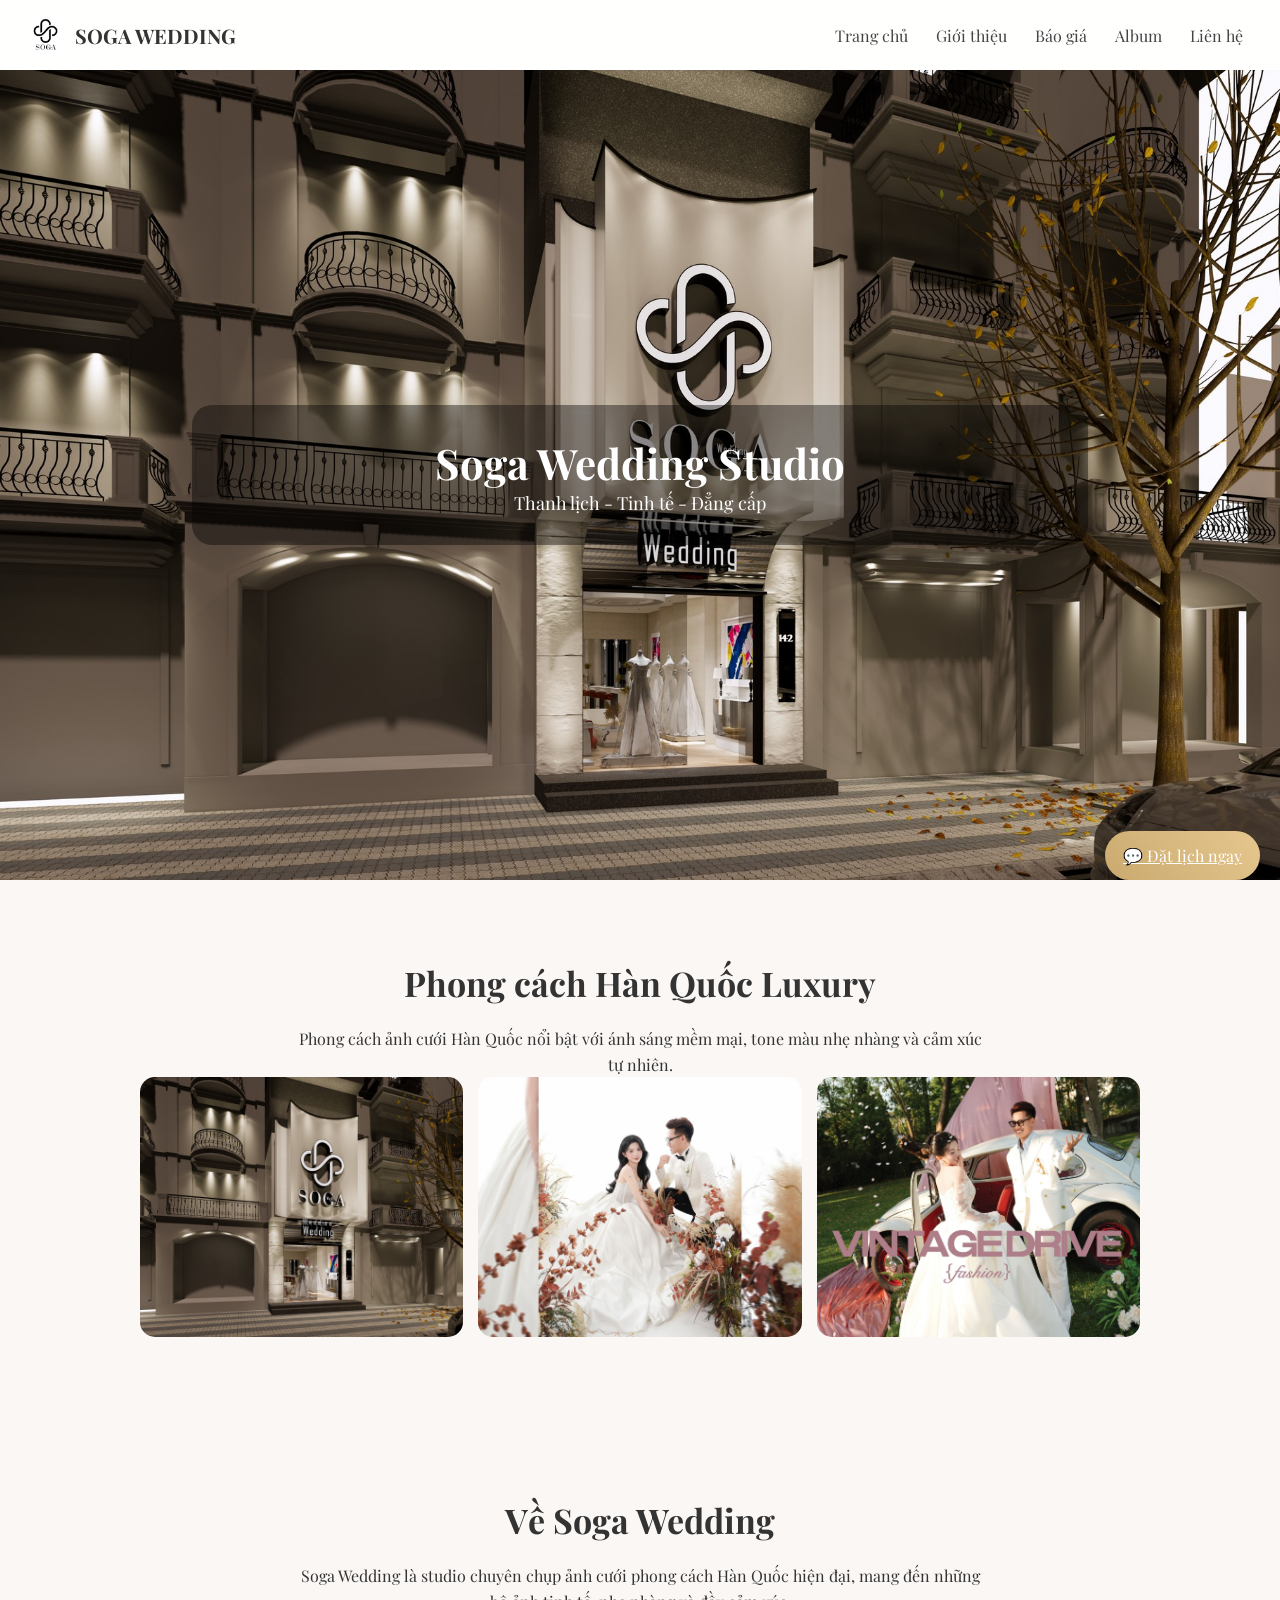
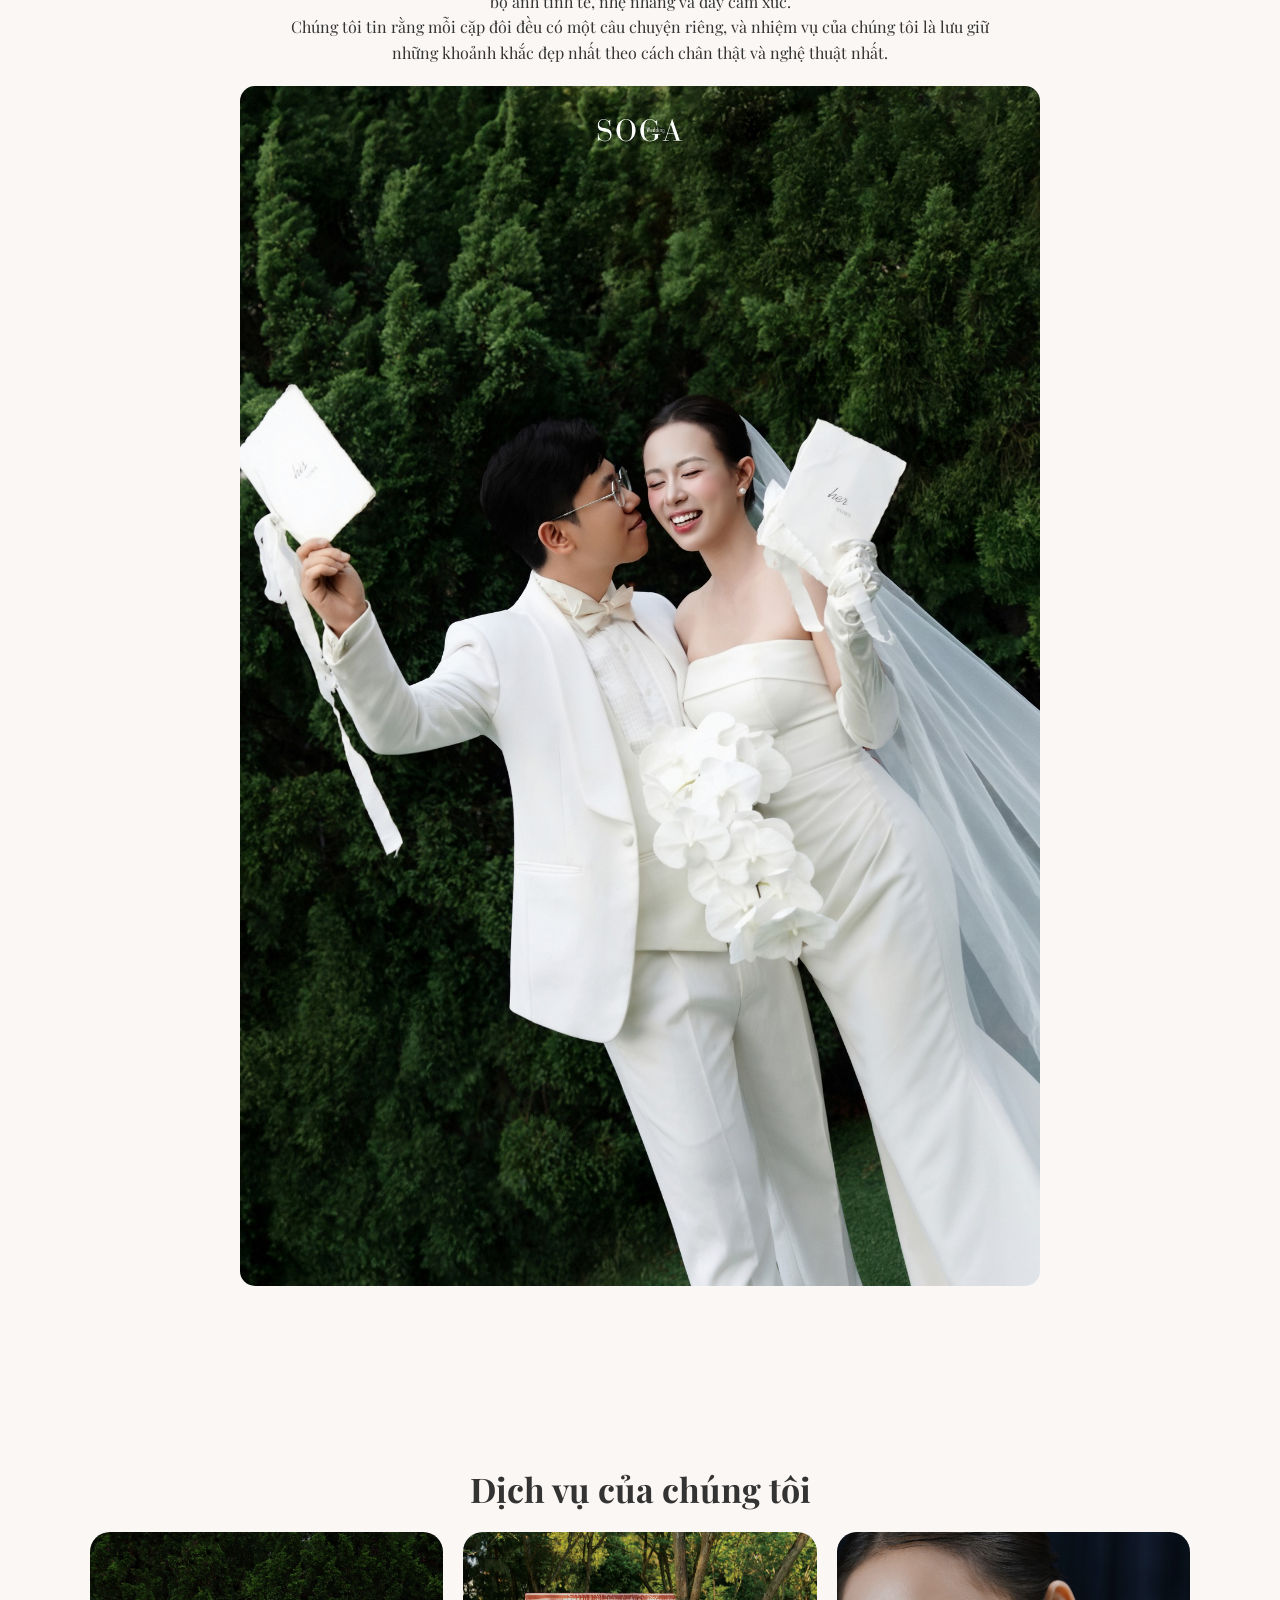
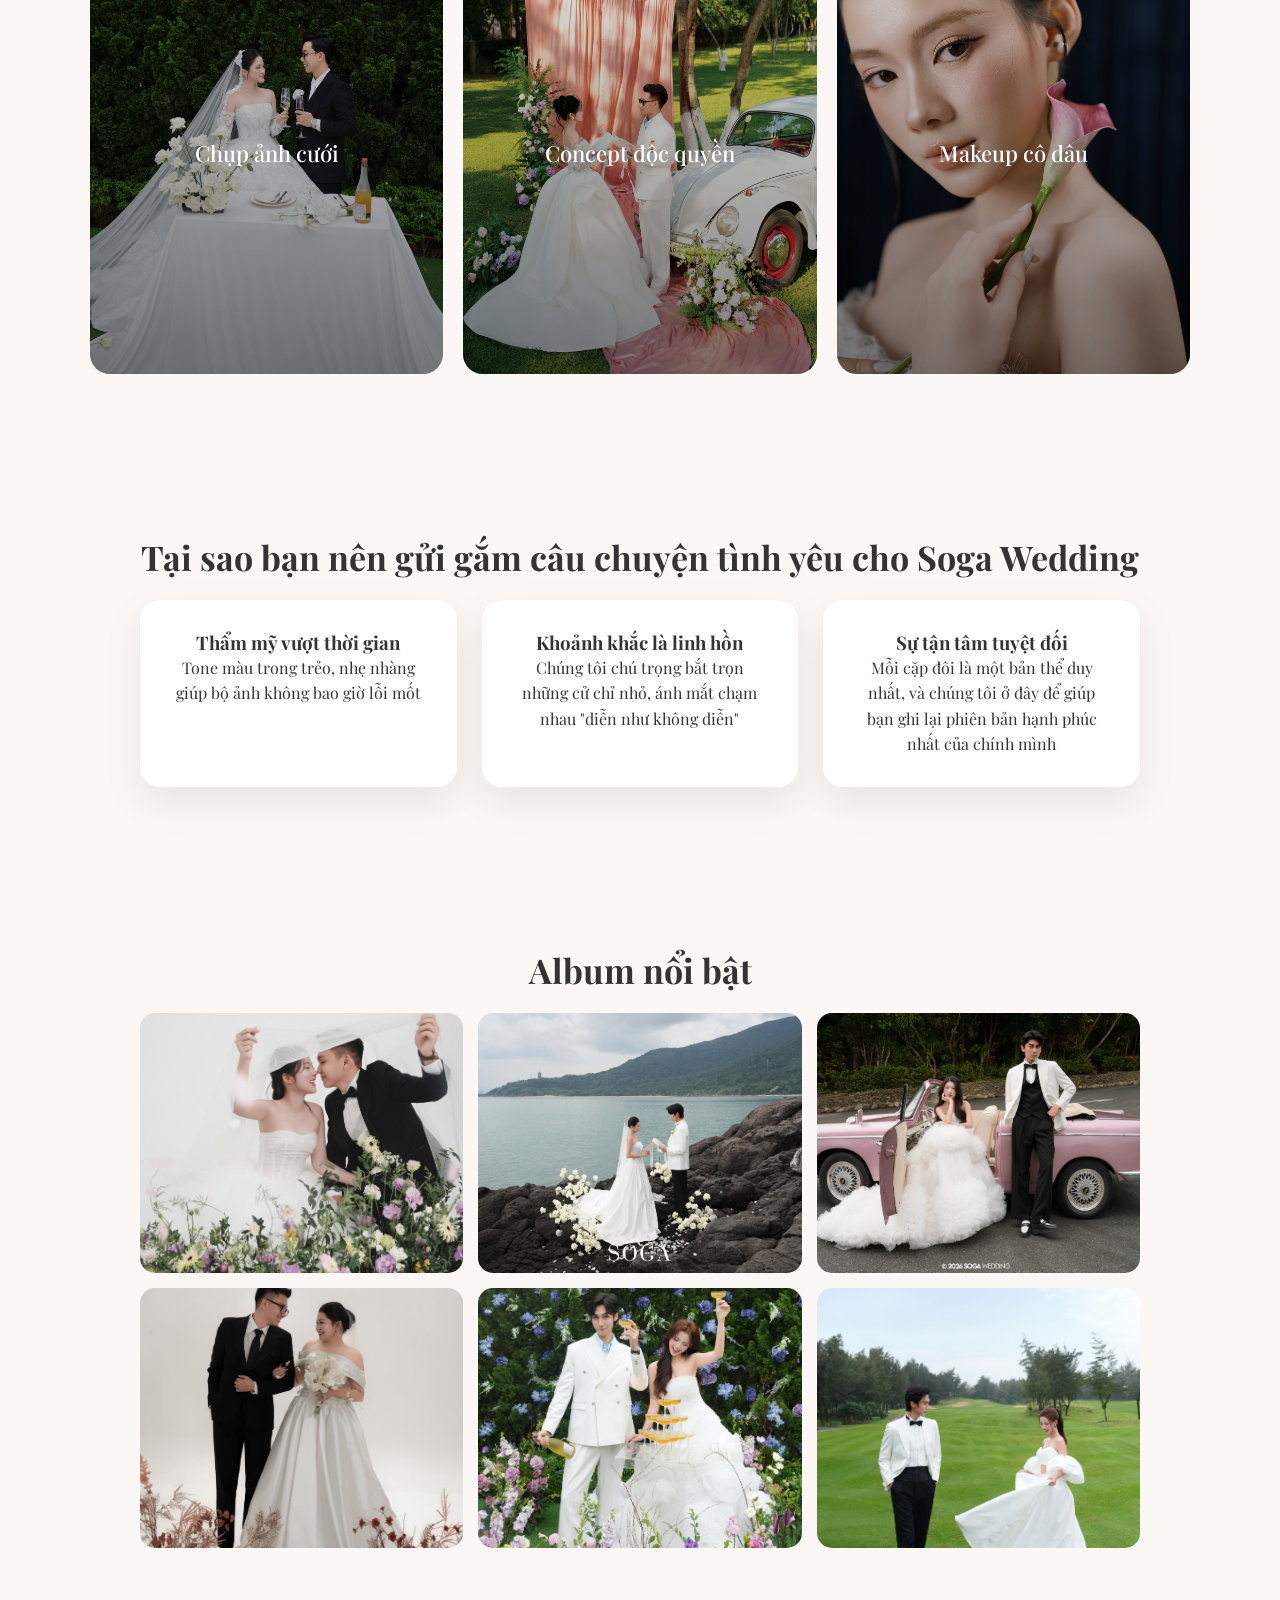
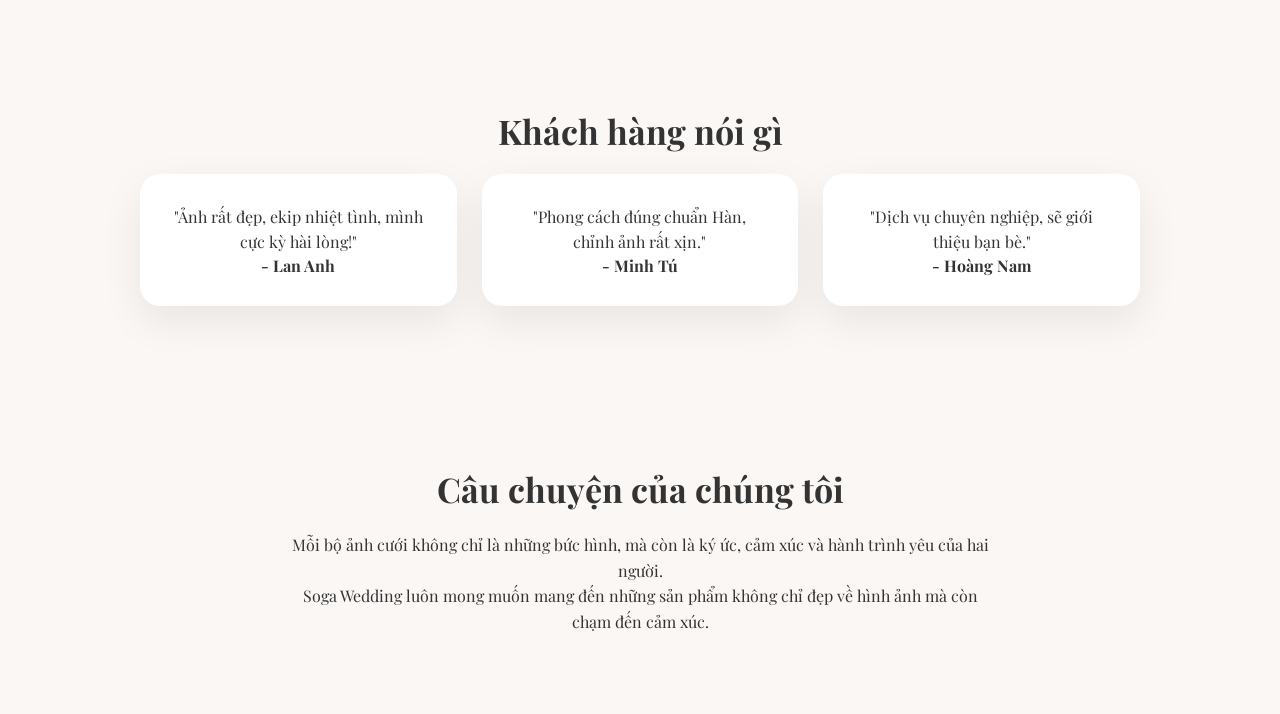
<file: index.html>
<!DOCTYPE html>
<html lang="vi">
<head>
<meta charset="UTF-8">

<title>Chụp ảnh cưới Hàn Quốc cao cấp - Soga Wedding</title>

<meta name="viewport" content="width=device-width, initial-scale=1.0">

<meta name="description" content="Soga Wedding - Studio chụp ảnh cưới phong cách Hàn Quốc cao cấp, sang trọng">
<meta name="keywords" content="chụp ảnh cưới Hàn Quốc, studio cưới cao cấp, Soga Wedding">
<meta name="viewport" content="width=device-width, initial-scale=1.0">

<!-- FONT LUXURY -->
<link href="https://fonts.googleapis.com/css2?family=Playfair+Display&display=swap" rel="stylesheet">

<!-- Facebook -->
<meta property="og:title" content="Soga Wedding Studio">
<meta property="og:description" content="Chụp ảnh cưới phong cách Hàn Quốc cao cấp">
<meta property="og:image" content="images/1.jpg">

<link rel="icon" href="images/logo.png">
<link rel="stylesheet" href="style.css">
</head>

<body>

<!-- NAV -->
<header class="nav">
  <div class="logo">
    <img src="images/logo.png">
    <span>SOGA WEDDING</span>
  </div>

  <nav>
    <a href="index.html">Trang chủ</a>
    <a href="about.html">Giới thiệu</a>
    <a href="service.html">Báo giá</a>
    <a href="gallery.html">Album</a>
    <a href="contact.html">Liên hệ</a>
  </nav>
</header>

<!-- HERO SLIDER -->
<section class="hero-slider">
  <div class="slide active" style="background-image:url('images/1.jpg')"></div>
  <div class="slide" style="background-image:url('images/2.jpg')"></div>
  <div class="slide" style="background-image:url('images/3.jpg')"></div>

  <div class="hero-text">
    <h1>Soga Wedding Studio</h1>
    <p>Thanh lịch - Tinh tế - Đẳng cấp</p>
  </div>
</section>

<!-- PHONG CÁCH HÀN -->
<section class="section fade-up">
  <h2>Phong cách Hàn Quốc Luxury</h2>

  <p>
    Phong cách ảnh cưới Hàn Quốc nổi bật với ánh sáng mềm mại,
    tone màu nhẹ nhàng và cảm xúc tự nhiên.
  </p>

  <div class="gallery">
    <img src="images/1.jpg" alt="ảnh cưới Hàn Quốc cao cấp">
    <img src="images/2.jpg" alt="studio cưới luxury">
    <img src="images/3.jpg" alt="ảnh cưới phong cách Hàn Quốc">
  </div>
</section>
<section class="section">
  <h2>Về Soga Wedding</h2>

  <p>
    Soga Wedding là studio chuyên chụp ảnh cưới phong cách Hàn Quốc hiện đại,
    mang đến những bộ ảnh tinh tế, nhẹ nhàng và đầy cảm xúc.
  </p>

  <p>
    Chúng tôi tin rằng mỗi cặp đôi đều có một câu chuyện riêng,
    và nhiệm vụ của chúng tôi là lưu giữ những khoảnh khắc đẹp nhất
    theo cách chân thật và nghệ thuật nhất.
  </p>

  <img src="images/about.jpg" class="about-img">
</section>

<!-- DỊCH VỤ -->
<section class="section">
  <h2>Dịch vụ của chúng tôi</h2>

  <div class="service-grid">

    <div class="service-item">
      <img src="images/service1.jpg" alt="">
      <div class="overlay">
        <h3>Chụp ảnh cưới</h3>
      </div>
    </div>

    <div class="service-item">
      <img src="images/service2.jpg" alt="">
      <div class="overlay">
        <h3>Concept độc quyền</h3>
      </div>
    </div>

    <div class="service-item">
      <img src="images/service3.jpg" alt="">
      <div class="overlay">
        <h3>Makeup cô dâu</h3>
      </div>
    </div>

  </div>
</section>

<!-- SEO CONTENT -->
<section class="section">
  <h2>Tại sao bạn nên gửi gắm câu chuyện tình yêu cho Soga Wedding</h2>

  <div class="grid">

    <div class="card">
      <h3>Thẩm mỹ vượt thời gian</h3>
      <p>Tone màu trong trẻo, nhẹ nhàng giúp bộ ảnh không bao giờ lỗi mốt</p>
    </div>

    <div class="card">
      <h3>Khoảnh khắc là linh hồn</h3>
      <p>Chúng tôi chú trọng bắt trọn những cử chỉ nhỏ, ánh mắt chạm nhau "diễn như không diễn"</p>
    </div>

    <div class="card">
      <h3>Sự tận tâm tuyệt đối</h3>
      <p>Mỗi cặp đôi là một bản thể duy nhất, và chúng tôi ở đây 
        để giúp bạn ghi lại phiên bản hạnh phúc nhất của chính mình</p>
    </div>

  </div>
</section>
<section class="section">
  <h2>Album nổi bật</h2>

  <div class="gallery">
    <img src="images/anh1.jpg">
    <img src="images/anh2.jpg">
    <img src="images/anh3.jpg">
    <img src="images/anh4.jpg">
    <img src="images/anh5.jpg">
    <img src="images/anh6.jpg">
  </div>
</section>
<section class="section">
  <h2>Khách hàng nói gì</h2>

  <div class="grid">

    <div class="card">
      <p>"Ảnh rất đẹp, ekip nhiệt tình, mình cực kỳ hài lòng!"</p>
      <strong>- Lan Anh</strong>
    </div>

    <div class="card">
      <p>"Phong cách đúng chuẩn Hàn, chỉnh ảnh rất xịn."</p>
      <strong>- Minh Tú</strong>
    </div>

    <div class="card">
      <p>"Dịch vụ chuyên nghiệp, sẽ giới thiệu bạn bè."</p>
      <strong>- Hoàng Nam</strong>
    </div>

  </div>
</section>
<section class="section">
  <h2>Câu chuyện của chúng tôi</h2>

  <p>
    Mỗi bộ ảnh cưới không chỉ là những bức hình,
    mà còn là ký ức, cảm xúc và hành trình yêu của hai người.
  </p>

  <p>
    Soga Wedding luôn mong muốn mang đến những sản phẩm
    không chỉ đẹp về hình ảnh mà còn chạm đến cảm xúc.
  </p>
</section>
<!-- ZALO -->
<a href="https://zalo.me/0705 050 108" class="zalo-btn">
💬 Đặt lịch ngay
</a>

<script src="script.js"></script>

<!-- PWA -->
<script>
if ("serviceWorker" in navigator) {
  navigator.serviceWorker.register("service-worker.js");
}
</script>

</body>
</html>
</file>
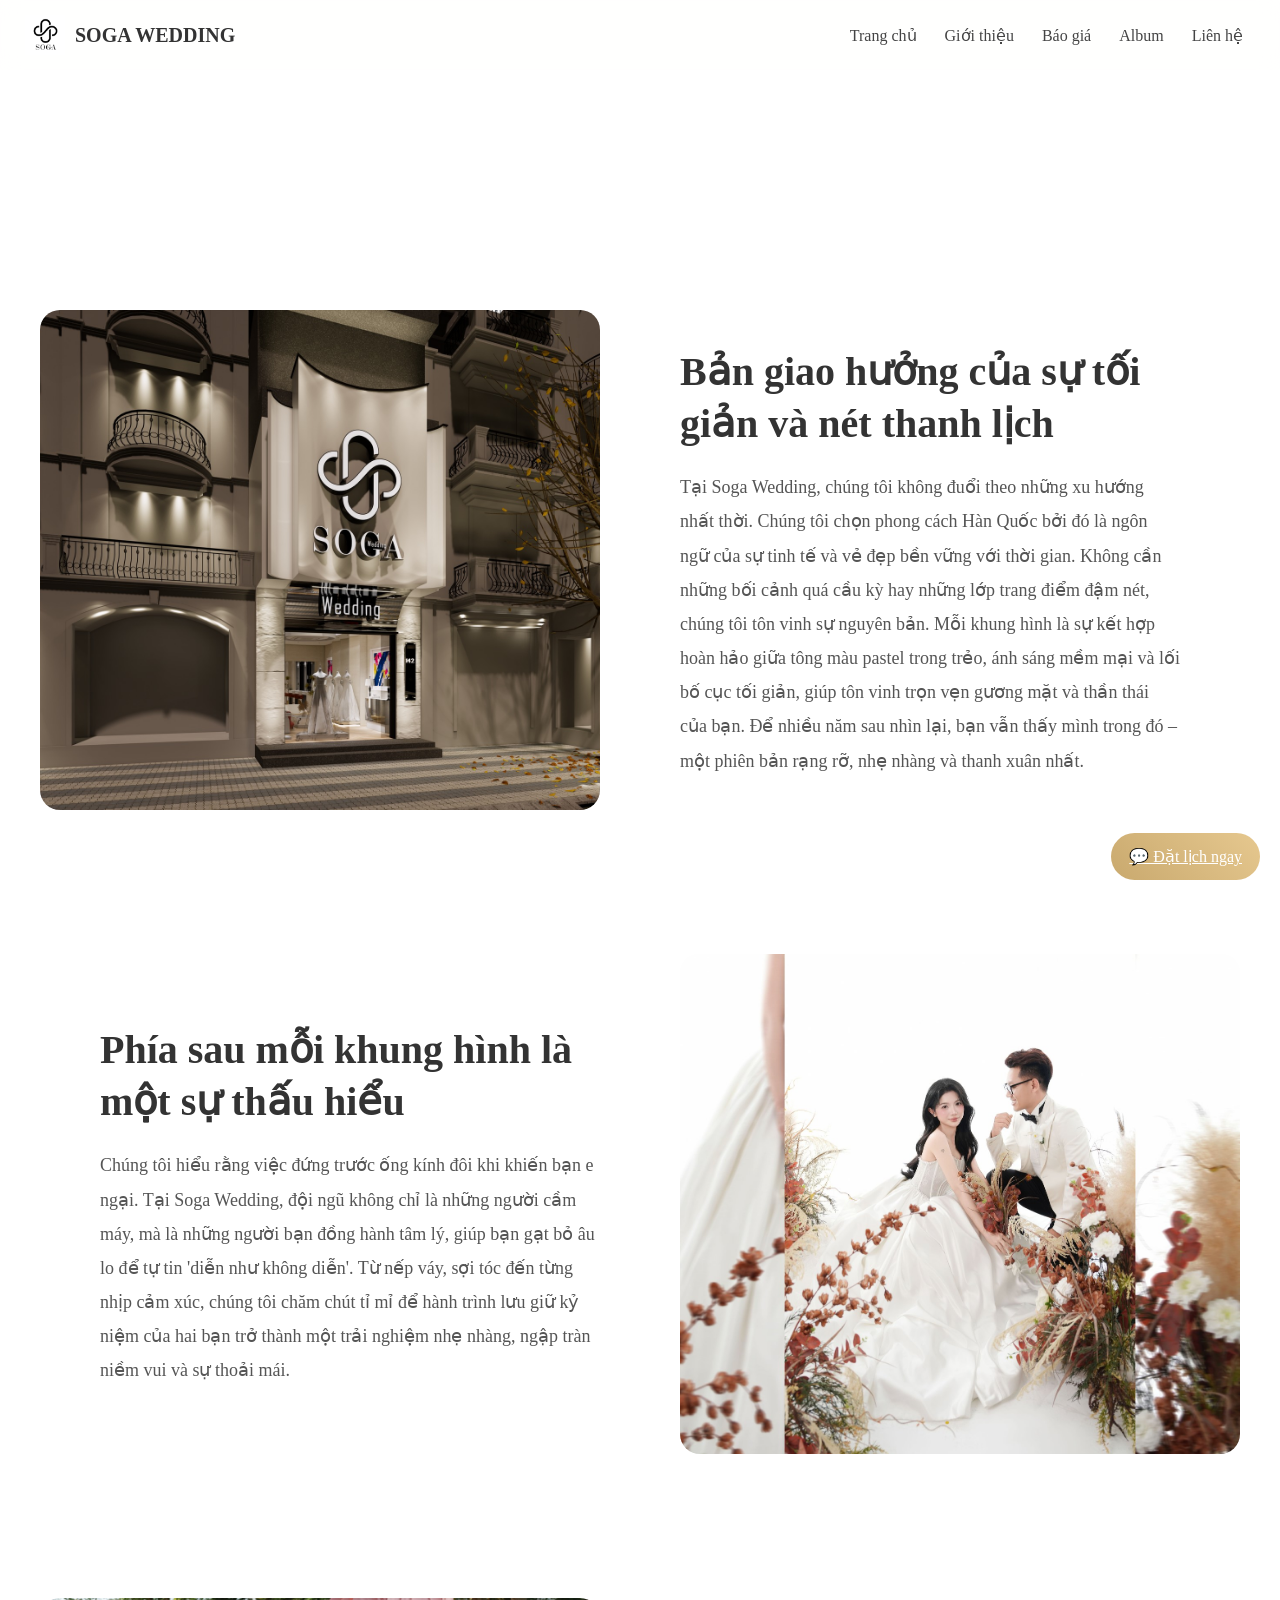
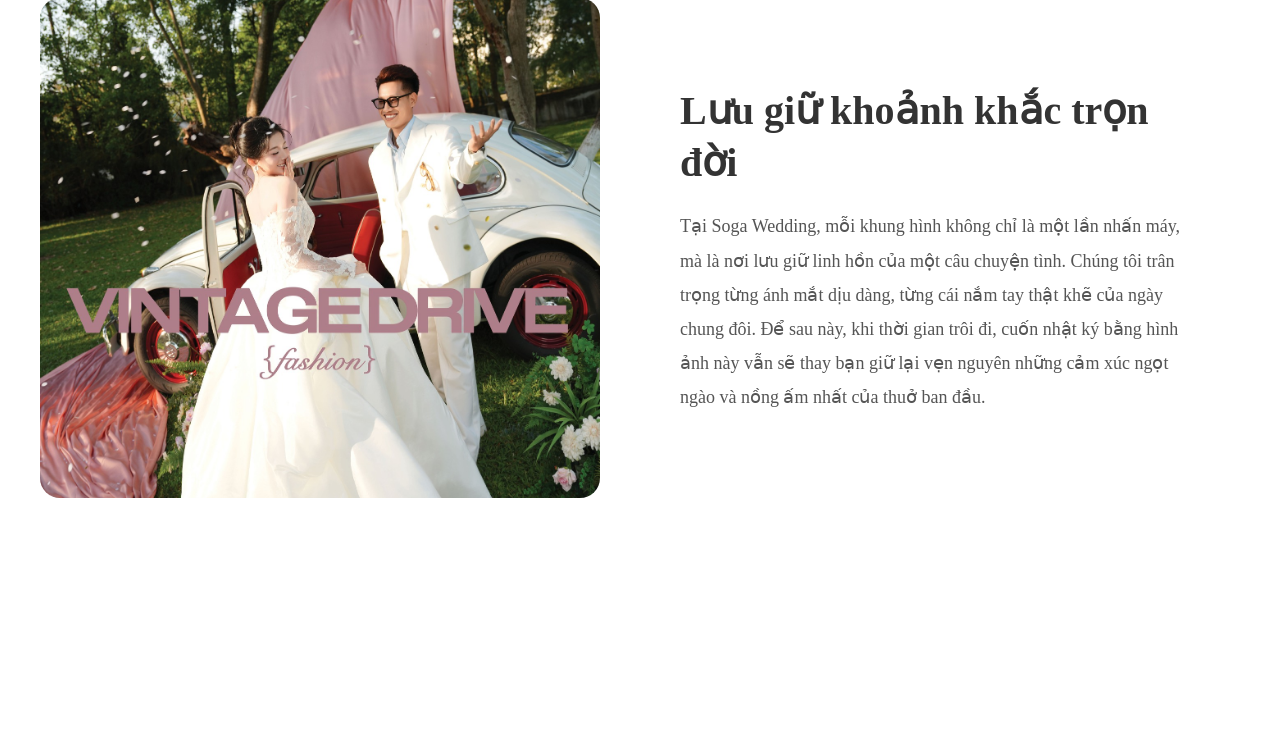
<file: about.html>
<!DOCTYPE html>
<html lang="vi">
<head>
<meta charset="UTF-8">
<title>Giới thiệu</title>
<link rel="stylesheet" href="style.css">
</head>

<body>

<header class="nav">
  <div class="logo">
    <img src="images/logo.png">
    <span>SOGA WEDDING</span>
  </div>

  <nav>
    <a href="index.html">Trang chủ</a>
    <a href="about.html">Giới thiệu</a>
    <a href="service.html">Báo giá</a>
    <a href="gallery.html">Album</a>
    <a href="contact.html">Liên hệ</a>
  </nav>
</header>

<section class="about-tuart">

  <!-- BLOCK 1 -->
  <div class="about-row">
    <div class="about-img">
      <img src="images/1.jpg">
    </div>

    <div class="about-text">
      <h2>Bản giao hưởng của sự tối giản và nét thanh lịch</h2>
      <p>
        Tại Soga Wedding, chúng tôi không đuổi theo những xu hướng nhất thời. 
        Chúng tôi chọn phong cách Hàn Quốc bởi đó là ngôn ngữ của sự tinh tế và vẻ đẹp bền vững với thời gian. 
        Không cần những bối cảnh quá cầu kỳ hay những lớp trang điểm đậm nét, chúng tôi tôn vinh sự nguyên bản. 
        Mỗi khung hình là sự kết hợp hoàn hảo giữa tông màu pastel trong trẻo, ánh sáng mềm mại và lối bố cục tối giản, giúp tôn vinh trọn vẹn gương mặt và thần thái của bạn. 
        Để nhiều năm sau nhìn lại, bạn vẫn thấy mình trong đó – một phiên bản rạng rỡ, nhẹ nhàng và thanh xuân nhất.
      </p>
    </div>
  </div>

  <!-- BLOCK 2 (đảo chiều) -->
  <div class="about-row reverse">
    <div class="about-img">
      <img src="images/2.jpg">
    </div>

    <div class="about-text">
      <h2>Phía sau mỗi khung hình là một sự thấu hiểu</h2>
      <p>
        Chúng tôi hiểu rằng việc đứng trước ống kính đôi khi khiến bạn e ngại. 
        Tại Soga Wedding, đội ngũ không chỉ là những người cầm máy, mà là những người bạn đồng hành tâm lý, giúp bạn gạt bỏ âu lo để tự tin 'diễn như không diễn'. 
        Từ nếp váy, sợi tóc đến từng nhịp cảm xúc, chúng tôi chăm chút tỉ mỉ để hành trình lưu giữ kỷ niệm của hai bạn trở thành một trải nghiệm nhẹ nhàng, ngập tràn niềm vui và sự thoải mái.
      </p>
    </div>
  </div>

  <!-- BLOCK 3 -->
  <div class="about-row">
    <div class="about-img">
      <img src="images/3.jpg">
    </div>

    <div class="about-text">
      <h2>Lưu giữ khoảnh khắc trọn đời</h2>
      <p>
        Tại Soga Wedding, mỗi khung hình không chỉ là một lần nhấn máy, mà là nơi lưu giữ linh hồn của một câu chuyện tình. 
        Chúng tôi trân trọng từng ánh mắt dịu dàng, từng cái nắm tay thật khẽ của ngày chung đôi. 
        Để sau này, khi thời gian trôi đi, cuốn nhật ký bằng hình ảnh này vẫn sẽ thay bạn giữ lại vẹn nguyên những cảm xúc ngọt ngào và nồng ấm nhất của thuở ban đầu.
      </p>
    </div>
  </div>

</section>

<a href="https://zalo.me/0705 050 108" class="zalo-btn">
💬 Đặt lịch ngay
</a>

<script src="script.js"></script>
</body>
</html>
</file>
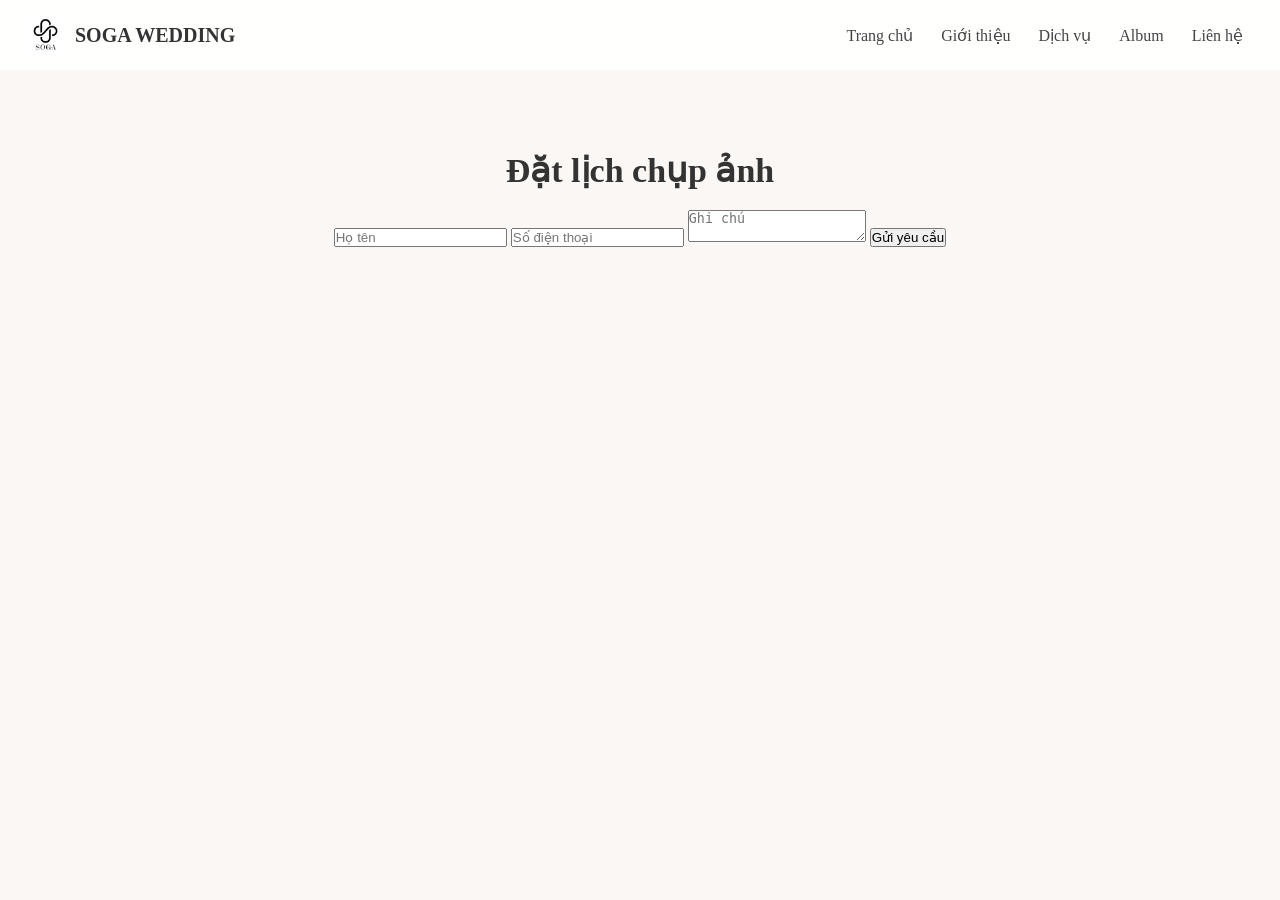
<file: contact.html>
<!DOCTYPE html>
<html lang="vi">
<head>
<meta charset="UTF-8">
<title>Liên hệ</title>
<link rel="stylesheet" href="style.css">
</head>

<body>

<header class="nav">
  <div class="logo">
    <img src="images/logo.png">
    <span>SOGA WEDDING</span>
  </div>

  <nav>
    <a href="index.html">Trang chủ</a>
    <a href="about.html">Giới thiệu</a>
    <a href="service.html">Dịch vụ</a>
    <a href="gallery.html">Album</a>
    <a href="contact.html">Liên hệ</a>
  </nav>
</header>

<section class="section fade-up">
  <h2>Đặt lịch chụp ảnh</h2>

  <form>
    <input placeholder="Họ tên">
    <input placeholder="Số điện thoại">
    <textarea placeholder="Ghi chú"></textarea>
    <button>Gửi yêu cầu</button>
  </form>
</section>

<script src="script.js"></script>
</body>
</html>
</file>
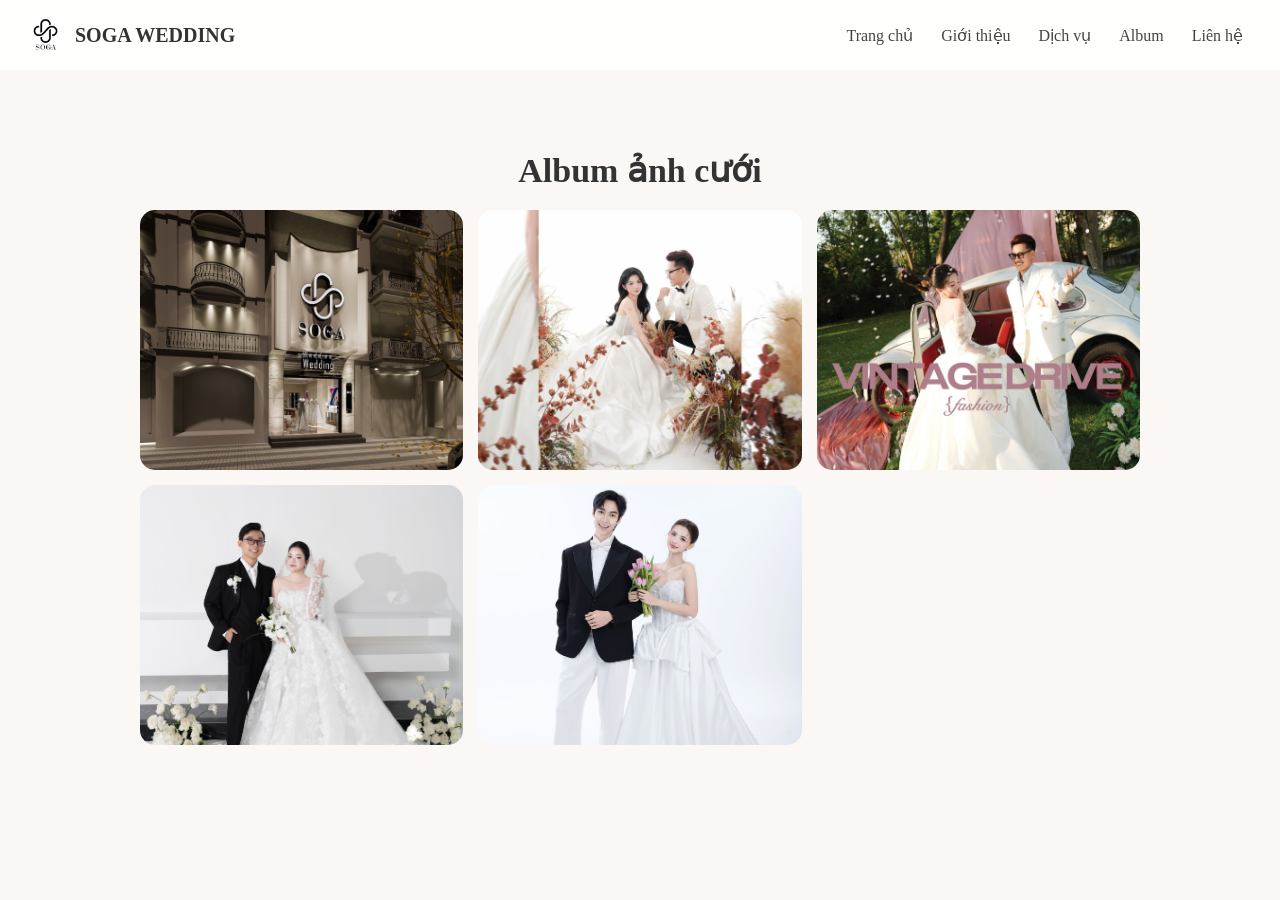
<file: gallery.html>
<!DOCTYPE html>
<html lang="vi">
<head>
<meta charset="UTF-8">
<title>Album</title>
<link rel="stylesheet" href="style.css">
</head>

<body>

<header class="nav">
  <div class="logo">
    <img src="images/logo.png">
    <span>SOGA WEDDING</span>
  </div>

  <nav>
    <a href="index.html">Trang chủ</a>
    <a href="about.html">Giới thiệu</a>
    <a href="service.html">Dịch vụ</a>
    <a href="gallery.html">Album</a>
    <a href="contact.html">Liên hệ</a>
  </nav>
</header>

<section class="section fade-up">
  <h2>Album ảnh cưới</h2>

  <div class="gallery">
    <img src="images/1.jpg">
    <img src="images/2.jpg">
    <img src="images/3.jpg">
    <img src="images/4.jpg">
    <img src="images/5.jpg">
  </div>
</section>

<div id="popup" class="popup">
  <img id="popup-img">
</div>

<script src="script.js"></script>
</body>
</html>
</file>
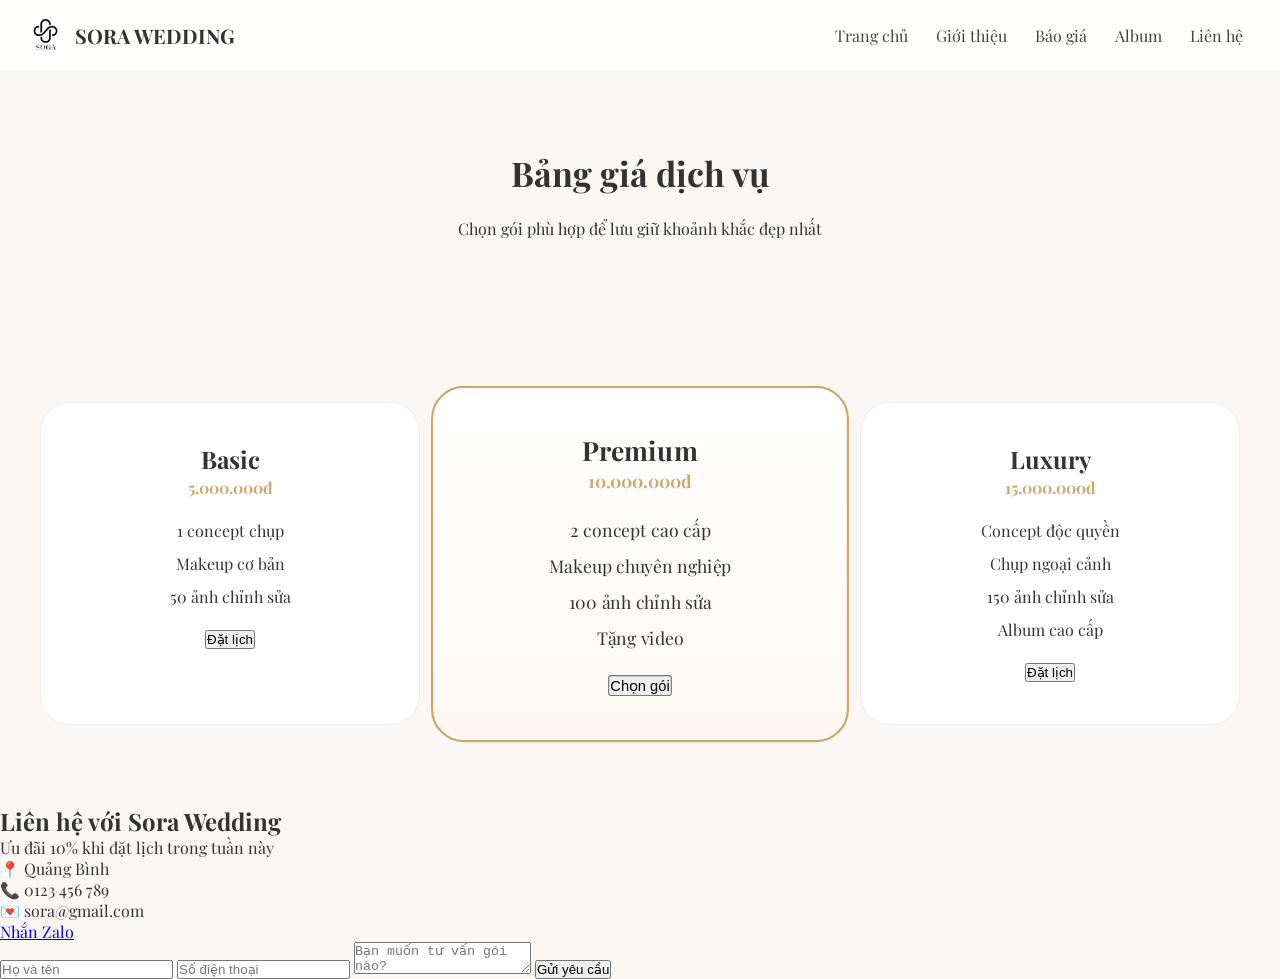
<file: service.html>
<!DOCTYPE html>
<html lang="vi">
<head>
<meta charset="UTF-8">
<title>Báo giá - Sora Wedding</title>

<meta name="viewport" content="width=device-width, initial-scale=1.0">

<link rel="stylesheet" href="style.css">

<link href="https://fonts.googleapis.com/css2?family=Playfair+Display&display=swap" rel="stylesheet">
</head>

<body>

<!-- NAV -->
<header class="nav">
  <div class="logo">
    <img src="images/logo.png">
    <span>SORA WEDDING</span>
  </div>

  <nav>
    <a href="index.html">Trang chủ</a>
    <a href="about.html">Giới thiệu</a>
    <a href="service.html">Báo giá</a>
    <a href="gallery.html">Album</a>
    <a href="contact.html">Liên hệ</a>
  </nav>
</header>

<!-- TITLE -->
<section class="section">
  <h2>Bảng giá dịch vụ</h2>
  <p>Chọn gói phù hợp để lưu giữ khoảnh khắc đẹp nhất</p>
</section>

<!-- PRICE -->
<section class="section">
  <div class="price-grid">

    <div class="price-card">
      <h3>Basic</h3>
      <p class="price">5.000.000đ</p>
      <ul>
        <li>1 concept chụp</li>
        <li>Makeup cơ bản</li>
        <li>50 ảnh chỉnh sửa</li>
      </ul>
      <button class="btn-outline">Đặt lịch</button>
    </div>

    <div class="price-card highlight">
      <h3>Premium</h3>
      <p class="price">10.000.000đ</p>
      <ul>
        <li>2 concept cao cấp</li>
        <li>Makeup chuyên nghiệp</li>
        <li>100 ảnh chỉnh sửa</li>
        <li>Tặng video</li>
      </ul>
      <button class="btn-main">Chọn gói</button>
    </div>

    <div class="price-card">
      <h3>Luxury</h3>
      <p class="price">15.000.000đ</p>
      <ul>
        <li>Concept độc quyền</li>
        <li>Chụp ngoại cảnh</li>
        <li>150 ảnh chỉnh sửa</li>
        <li>Album cao cấp</li>
      </ul>
      <button class="btn-outline">Đặt lịch</button>
    </div>

  </div>
</section>

<!-- CONTACT -->
<section class="contact-section">

  <div class="contact-container">

    <!-- LEFT -->
    <div class="contact-info">
      <h2>Liên hệ với Sora Wedding</h2>
      <p>Ưu đãi 10% khi đặt lịch trong tuần này</p>

      <div class="info-item">📍 Quảng Bình</div>
      <div class="info-item">📞 0123 456 789</div>
      <div class="info-item">💌 sora@gmail.com</div>

      <a href="https://zalo.me/0123456789" class="btn-main">Nhắn Zalo</a>
    </div>

    <!-- RIGHT -->
    <div class="contact-form">
      <form>
        <input type="text" placeholder="Họ và tên">
        <input type="text" placeholder="Số điện thoại">
        <textarea placeholder="Bạn muốn tư vấn gói nào?"></textarea>
        <button type="submit" class="btn-main">Gửi yêu cầu</button>
      </form>
    </div>

  </div>

</section>

</body>
</html>
</file>
<file: style.css>
/* ===== RESET ===== */
* {
  margin: 0;
  padding: 0;
  box-sizing: border-box;
}

html {
  scroll-behavior: smooth;
  font-size: 16px;
}

body {
  font-family: 'Playfair Display', serif;
  background: #faf7f5;
  color: #333;
}

/* ===== NAV ===== */
.nav {
  display: flex;
  justify-content: space-between;
  align-items: center;
  padding: 15px 25px;
  position: sticky;
  top: 0;
  background: rgba(255,255,255,0.9);
  backdrop-filter: blur(10px);
}

.logo {
  display: flex;
  align-items: center;
  gap: 10px;
}

.logo img {
  height: 40px;
}

.logo span {
  font-size: 20px;
  font-weight: bold;
}

nav a {
  margin: 0 12px;
  text-decoration: none;
  color: #444;
  font-size: 16px;
}

/* ===== HERO ===== */
.hero-slider {
  height: 90vh;
  position: relative;
}

.slide {
  position: absolute;
  width: 100%;
  height: 100%;
  background-size: cover;
  background-position: center;
  opacity: 0;
  transition: 1s;
}

.slide.active {
  opacity: 1;
}

.hero-text {
  position: absolute;
  top: 50%;
  left: 50%;
  transform: translate(-50%,-50%);
  text-align: center;
  background: rgba(0,0,0,0.4);
  padding: 30px;
  border-radius: 20px;
  color: white;
  width: 70%;
}

.hero-text h1 {
  font-size: 42px;
}

.hero-text p {
  font-size: 18px;
}

/* ===== SECTION ===== */
.section {
  padding: 80px 20px;
  text-align: center;
}

.section h2 {
  font-size: 34px;
  margin-bottom: 20px;
}

.section p {
  max-width: 700px;
  margin: auto;
  font-size: 16px;
  line-height: 1.6;
}

/* ===== GRID ===== */
.grid {
  display: grid;
  grid-template-columns: repeat(3, 1fr);
  gap: 25px;
  max-width: 1000px;
  margin: auto;
}

/* ===== CARD ===== */
.card {
  padding: 30px;
  background: white;
  border-radius: 20px;
  box-shadow: 0 15px 40px rgba(0,0,0,0.08);
}

/* ===== GALLERY ===== */
.gallery {
  display: grid;
  grid-template-columns: repeat(3, 1fr);
  gap: 15px;
  max-width: 1000px;
  margin: auto;
}

.gallery img {
  width: 100%;
  height: 260px;
  object-fit: cover;
  border-radius: 15px;
}

/* ===== ABOUT IMG ===== */
.about-img {
  width: 100%;
  max-width: 800px;
  margin: 20px auto;
  border-radius: 15px;
  display: block;
}

/* ===== BUTTON ===== */
.btn {
  padding: 12px;
  border-radius: 14px;
  border: none;
  cursor: pointer;
  width: 100%;
  background: #ddd;
}

.btn.main {
  background: linear-gradient(45deg, #c9a96e, #e6c88f);
  color: white;
}

/* ===== ZALO ===== */
.zalo-btn {
  position: fixed;
  bottom: 20px;
  right: 20px;
  padding: 14px 18px;
  border-radius: 50px;
  font-size: 16px;
  color: white;
  background: linear-gradient(45deg, #c9a96e, #e6c88f);
}

/* ===== PRICE PRO XỊN ===== */
.price-title {
  font-size: 36px;
  margin-bottom: 40px;
}

.price-grid {
  display: grid;
  grid-template-columns: repeat(3, 1fr);
  gap: 30px;
  max-width: 1200px;
  margin: auto;
}

.price-card {
  background: #fff;
  padding: 40px 25px;
  border-radius: 30px;
  text-align: center;
  position: relative;
  border: 1px solid #eee;
  transition: 0.3s;
}

.price-card:hover {
  transform: translateY(-10px);
  box-shadow: 0 30px 80px rgba(0,0,0,0.1);
}

.price-card h3 {
  font-size: 24px;
}

.price {
  font-size: 40px;
  font-weight: bold;
  margin: 20px 0;
  color: #c9a96e;
}

.price-card ul {
  list-style: none;
  margin: 20px 0;
}

.price-card li {
  margin: 12px 0;
  font-size: 16px;
}

/* GÓI NỔI */
.highlight {
  transform: scale(1.1);
  border: 2px solid #c9a96e;
  background: linear-gradient(180deg, #fff, #fdf8f2);
}

/* BADGE */
.badge {
  position: absolute;
  top: -12px;
  left: 50%;
  transform: translateX(-50%);
  background: #c9a96e;
  color: white;
  padding: 6px 12px;
  border-radius: 20px;
  font-size: 12px;
}

/* ===== MOBILE ===== */
@media (max-width: 768px) {

  html {
    font-size: 18px;
  }

  body {
    font-size: 17px;
  }

  .nav {
    flex-direction: column;
    padding: 10px;
  }

  .logo span {
    font-size: 22px;
  }

  nav {
    width: 100%;
    text-align: center;
  }

  nav a {
    font-size: 18px;
    padding: 10px;
  }

  .hero-slider {
    height: 70vh;
  }

  .hero-text {
    width: 90%;
    padding: 20px;
  }

  .hero-text h1 {
    font-size: 28px;
  }

  .hero-text p {
    font-size: 16px;
  }

  .section {
    padding: 50px 15px;
  }

  .section h2 {
    font-size: 26px;
  }

  .section p {
    font-size: 17px;
  }

  .grid,
  .gallery,
  .price-grid {
    grid-template-columns: 1fr;
  }

  img {
    max-width: 100%;
    height: auto;
  }

  .gallery img {
    height: auto;
    max-height: 250px;
  }

  .about-img {
    max-width: 100%;
  }

  .highlight {
    transform: scale(1);
  }

  .price {
    font-size: 32px;
  }
}
/* ===== SERVICE FIX FINAL ===== */

.service-grid {
  display: grid;
  grid-template-columns: repeat(3, 1fr); /* luôn 3 cột */
  gap: 20px;
  max-width: 1100px;
  margin: auto;
}

.service-item {
  position: relative;
  width: 100%;
  aspect-ratio: 4 / 5; /* GIỮ TỈ LỆ ẢNH ĐỀU */
  overflow: hidden;
  border-radius: 20px;
}

/* ẢNH */
.service-item img {
  width: 100%;
  height: 100%;
  object-fit: cover; /* KHÔNG MÉO + KHÔNG TRÀN */
  transition: 0.5s;
}

/* OVERLAY */
.overlay {
  position: absolute;
  inset: 0;
  display: flex;
  align-items: center;
  justify-content: center;
  text-align: center;

  background: linear-gradient(
    to top,
    rgba(0,0,0,0.5),
    rgba(0,0,0,0.1)
  );
}

.overlay h3 {
  color: white;
  font-size: 22px;
  font-weight: 500;
}

/* HOVER */
.service-item:hover img {
  transform: scale(1.1);
}

/* MOBILE */
@media (max-width: 768px) {

  .service-grid {
    grid-template-columns: 1fr; /* xuống 1 cột */
  }

  .overlay h3 {
    font-size: 20px;
  }

}
/* ===== ABOUT UPGRADE ===== */

.about-tuart {
  padding: 120px 20px;
  background: #fff;
}

.about-row {
  display: grid;
  grid-template-columns: 1fr 1fr;
  align-items: center;
  gap: 80px;
  max-width: 1200px;
  margin: 100px auto;
}

/* ĐẢO CHIỀU */
.about-row.reverse {
  direction: rtl;
}

.about-row.reverse .about-text {
  direction: ltr;
}

/* ẢNH */
.about-img img {
  width: 100%;
  height: 500px;
  object-fit: cover;
  border-radius: 20px;
}

/* TEXT */
.about-text {
  max-width: 500px;
}

.about-text h2 {
  font-size: 40px;
  margin-bottom: 20px;
  line-height: 1.3;
}

.about-text p {
  font-size: 18px;
  line-height: 1.9;
  color: #555;
}

/* TẠO KHOẢNG THỞ LUXURY */
.about-text p + p {
  margin-top: 15px;
}

/* MOBILE */
@media (max-width: 768px) {

  .about-row {
    grid-template-columns: 1fr;
    gap: 30px;
    margin: 60px auto;
  }

  .about-row.reverse {
    direction: ltr;
  }

  .about-img img {
    height: 300px;
  }

  .about-text h2 {
    font-size: 28px;
  }

  .about-text p {
    font-size: 17px;
  }

}
</file>
